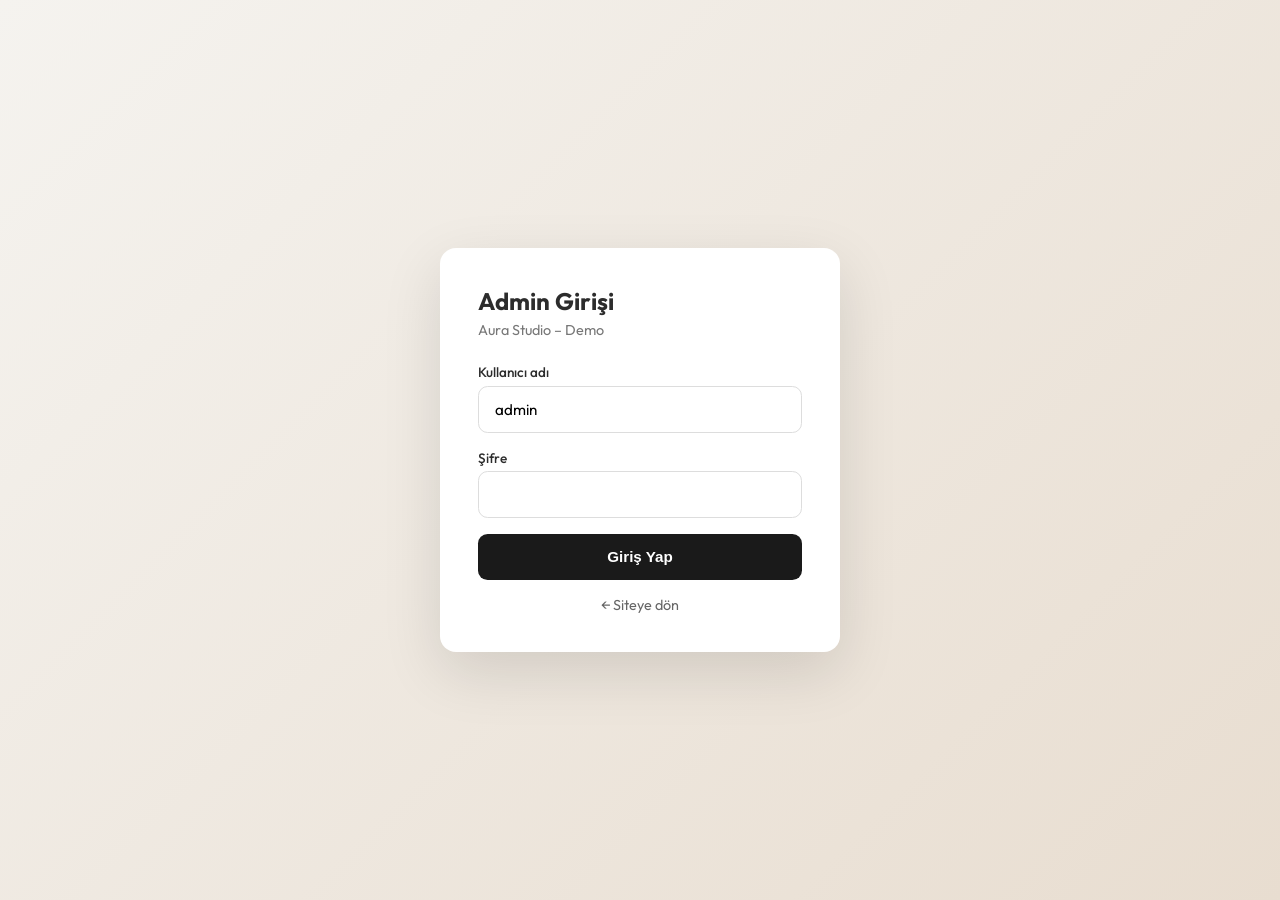
<file: admin/index.html>
<!DOCTYPE html>
<html lang="tr">
<head>
  <meta charset="UTF-8">
  <meta name="viewport" content="width=device-width, initial-scale=1.0">
  <title>Admin | Aura Studio</title>
  <link href="https://fonts.googleapis.com/css2?family=Outfit:wght@400;500;600&display=swap" rel="stylesheet">
  <link rel="stylesheet" href="../assets/css/admin.css">
</head>
<body>
  <div id="login-screen" class="login-screen">
    <div class="login-box">
      <h1>Admin Girişi</h1>
      <p class="sub">Aura Studio – Demo</p>
      <div id="login-error" class="error" hidden></div>
      <form id="login-form">
        <label>Kullanıcı adı</label>
        <input type="text" id="login-user" value="admin" required>
        <label>Şifre</label>
        <input type="password" id="login-pass" required>
        <button type="submit">Giriş Yap</button>
      </form>
      <a href="../index.html" class="back-link">← Siteye dön</a>
      </div>
  </div>

  <div id="dashboard" class="dashboard" hidden>
    <aside class="sidebar">
      <div class="sidebar-brand">AURA Admin</div>
      <nav class="sidebar-nav">
        <button data-tab="general" class="active">Genel</button>
        <button data-tab="colors">Renkler</button>
        <button data-tab="hero">Hero</button>
        <button data-tab="services">Hizmetler</button>
        <button data-tab="gallery">Galeri</button>
        <button data-tab="about">Hakkımızda</button>
        <button data-tab="testimonials">Yorumlar</button>
        <button data-tab="seo">SEO & Sosyal</button>
        <button data-tab="backup">Yedek / Dışa Aktar</button>
      </nav>
      <div class="sidebar-footer">
        <a href="../index.html" target="_blank">Siteyi Görüntüle</a>
        <button id="btn-logout">Çıkış</button>
      </div>
    </aside>

    <main class="main">
      <header class="main-header">
        <h2 id="tab-title">Genel Ayarlar</h2>
        <div class="header-actions">
          <button id="btn-reset" class="btn-outline">Varsayılana Sıfırla</button>
          <button id="btn-save" class="btn-primary">Kaydet</button>
        </div>
      </header>

      <div class="notice">
        Değişiklikler bu tarayıcıda localStorage’a kaydedilir ve hemen yansır. Diğer ziyaretçiler veya cihazlar için JSON export + dosya güncellemesi gerekir.
      </div>

      <!-- GENERAL -->
      <section class="tab-panel active" data-panel="general">
        <div class="form-grid">
          <div class="field"><label>Firma Adı</label><input type="text" data-path="business.name"></div>
          <div class="field"><label>Logo Metni</label><input type="text" data-path="business.logoText"></div>
          <div class="field full"><label>Slogan / Tagline</label><input type="text" data-path="business.tagline"></div>
          <div class="field"><label>Telefon</label><input type="text" data-path="business.phone"></div>
          <div class="field"><label>WhatsApp (90532...)</label><input type="text" data-path="business.whatsapp"></div>
          <div class="field"><label>E-posta</label><input type="email" data-path="business.email"></div>
          <div class="field full"><label>Adres</label><input type="text" data-path="business.address"></div>
          <div class="field full"><label>Çalışma Saatleri</label><input type="text" data-path="business.hours"></div>
          <div class="field full">
            <label>Logo Yükle (max 1.5 MB)</label>
            <input type="file" id="logo-upload" accept="image/*">
            <div id="logo-preview" class="img-preview"></div>
          </div>
        </div>
      </section>

      <!-- COLORS -->
      <section class="tab-panel" data-panel="colors">
        <div class="presets">
          <button type="button" data-preset="elegant">Elegant Gold</button>
          <button type="button" data-preset="rose">Rose Champagne</button>
          <button type="button" data-preset="ivory">Pure Ivory</button>
        </div>
        <div class="form-grid colors-grid">
          <div class="field"><label>Primary</label><input type="color" data-path="colors.primary"></div>
          <div class="field"><label>Primary Dark</label><input type="color" data-path="colors.primaryDark"></div>
          <div class="field"><label>Secondary</label><input type="color" data-path="colors.secondary"></div>
          <div class="field"><label>Accent</label><input type="color" data-path="colors.accent"></div>
          <div class="field"><label>Text</label><input type="color" data-path="colors.text"></div>
          <div class="field"><label>Text Light</label><input type="color" data-path="colors.textLight"></div>
          <div class="field"><label>Background</label><input type="color" data-path="colors.bg"></div>
          <div class="field"><label>Dark</label><input type="color" data-path="colors.dark"></div>
        </div>
        <div class="live-preview" id="color-preview">
          <div class="preview-card">
            <span class="preview-label">Önizleme</span>
            <h3>Başlık Örneği</h3>
            <p>Bu metin seçilen renklerle görünür.</p>
            <button class="preview-btn">Buton</button>
          </div>
        </div>
      </section>

      <!-- HERO -->
      <section class="tab-panel" data-panel="hero">
        <div class="form-grid">
          <div class="field full"><label>Başlık</label><input type="text" data-path="hero.title"></div>
          <div class="field full"><label>Alt Yazı</label><textarea data-path="hero.subtitle" rows="3"></textarea></div>
          <div class="field"><label>Buton Metni</label><input type="text" data-path="hero.ctaText"></div>
          <div class="field"><label>Buton Linki</label><input type="text" data-path="hero.ctaLink"></div>
          <div class="field full">
            <label>Hero Görseli (URL veya yükle)</label>
            <input type="text" data-path="hero.image" placeholder="https://...">
            <input type="file" id="hero-upload" accept="image/*" style="margin-top:.5rem">
          </div>
        </div>
      </section>

      <!-- SERVICES -->
      <section class="tab-panel" data-panel="services">
        <div id="services-list"></div>
        <button type="button" id="add-service" class="btn-outline">+ Hizmet Ekle</button>
      </section>

      <!-- GALLERY -->
      <section class="tab-panel" data-panel="gallery">
        <div id="gallery-list"></div>
        <div class="field" style="margin-top:1rem">
          <label>Yeni görsel ekle (URL)</label>
          <div style="display:flex;gap:.5rem">
            <input type="text" id="new-gallery-url" placeholder="https://...">
            <button type="button" id="add-gallery" class="btn-primary">Ekle</button>
          </div>
          <input type="file" id="gallery-upload" accept="image/*" style="margin-top:.5rem">
        </div>
      </section>

      <!-- ABOUT -->
      <section class="tab-panel" data-panel="about">
        <div class="form-grid">
          <div class="field full"><label>Başlık</label><input type="text" data-path="about.title"></div>
          <div class="field full"><label>Metin</label><textarea data-path="about.text" rows="4"></textarea></div>
          <div class="field full"><label>Özellikler (her satır bir madde)</label><textarea id="about-features-text" rows="4"></textarea></div>
          <div class="field full"><label>Görsel URL</label><input type="text" data-path="about.image"></div>
        </div>
      </section>

      <!-- TESTIMONIALS -->
      <section class="tab-panel" data-panel="testimonials">
        <div id="testi-list"></div>
        <button type="button" id="add-testi" class="btn-outline">+ Yorum Ekle</button>
      </section>

      <!-- SEO -->
      <section class="tab-panel" data-panel="seo">
        <div class="form-grid">
          <div class="field full"><label>SEO Başlık</label><input type="text" data-path="seo.title"></div>
          <div class="field full"><label>SEO Açıklama</label><textarea data-path="seo.description" rows="2"></textarea></div>
          <div class="field"><label>Instagram URL</label><input type="text" data-path="business.social.instagram"></div>
          <div class="field"><label>Facebook URL</label><input type="text" data-path="business.social.facebook"></div>
          <div class="field"><label>TikTok URL</label><input type="text" data-path="business.social.tiktok"></div>
        </div>
      </section>

      <!-- BACKUP -->
      <section class="tab-panel" data-panel="backup">
        <p>Yapılandırmayı JSON olarak indir. Bu dosyayı başka bir cihazda import ederek aynı ayarları yükleyebilirsin.</p>
        <div style="display:flex;gap:1rem;margin:1.5rem 0;flex-wrap:wrap">
          <button type="button" id="btn-export" class="btn-primary">JSON Dışa Aktar</button>
          <label class="btn-outline" style="cursor:pointer">
            JSON İçe Aktar
            <input type="file" id="import-file" accept=".json" hidden>
          </label>
        </div>
        <div class="notice">
          <strong>Yayınlama notu:</strong> localStorage sadece bu tarayıcıda çalışır. Canlı site için JSON’u indirip geliştiriciye vererek defaults.js dosyasını güncellemesini isteyin veya sunucuya statik dosya olarak deploy edin.
        </div>
      </section>

      <div id="save-toast" class="toast" hidden>Kaydedildi</div>
    </main>
  </div>

  <script src="../assets/js/defaults.js"></script>
  <script src="../assets/js/storage.js"></script>
  <script src="../assets/js/admin.js"></script>
</body>
</html>
</file>
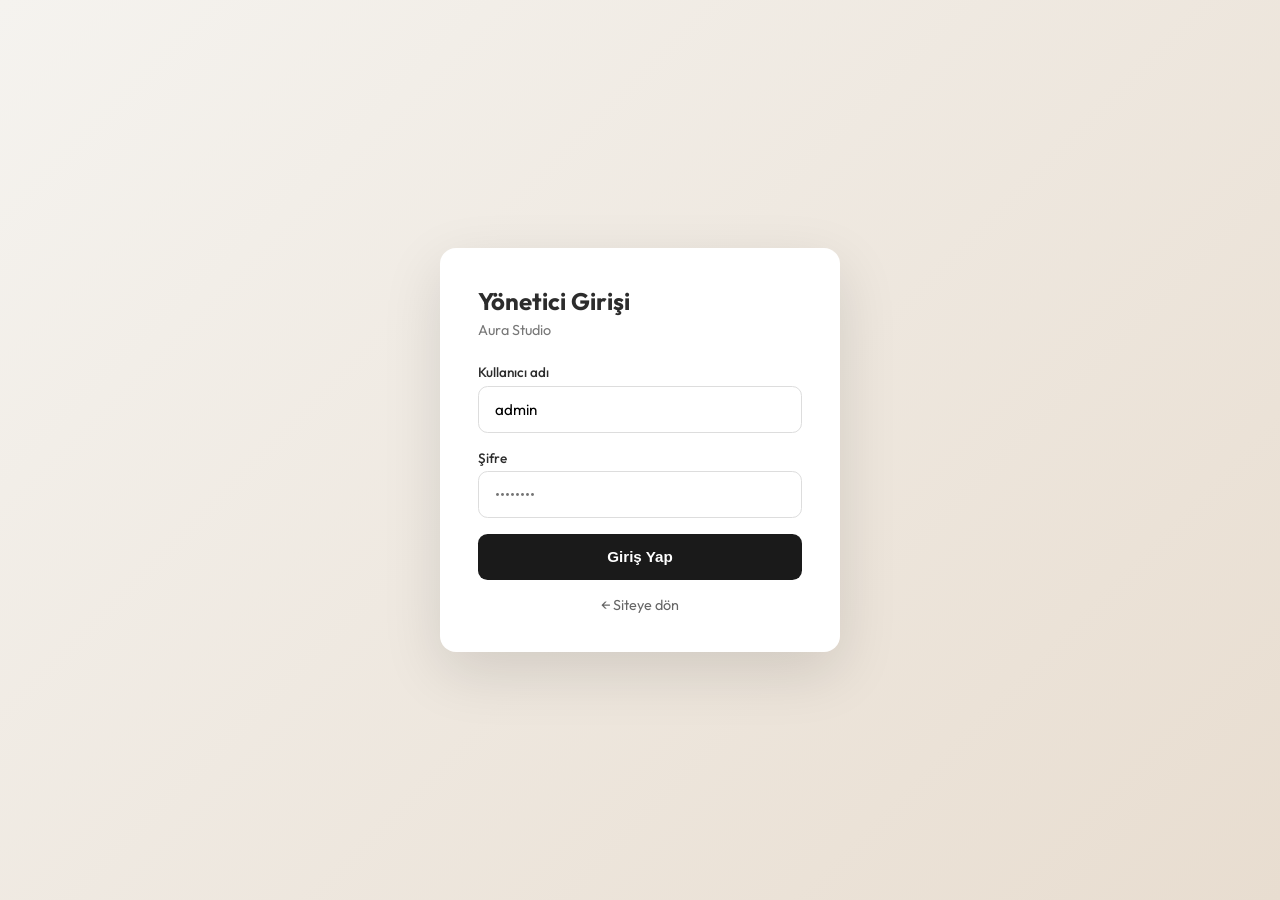
<file: admin.html>
<!DOCTYPE html>
<html lang="tr">
<head>
  <meta charset="UTF-8">
  <meta name="viewport" content="width=device-width, initial-scale=1.0">
  <title>Admin | Aura Studio</title>
  <link href="https://fonts.googleapis.com/css2?family=Outfit:wght@400;500;600;700&display=swap" rel="stylesheet">
  <link rel="stylesheet" href="assets/css/admin.css">
</head>
<body>
  <div id="login-screen" class="login-screen">
    <div class="login-box">
      <h1>Yönetici Girişi</h1>
      <p class="sub">Aura Studio</p>
      <div id="login-error" class="error" hidden></div>
      <form id="login-form">
        <label>Kullanıcı adı</label>
        <input type="text" id="login-user" value="admin" required>
        <label>Şifre</label>
        <input type="password" id="login-pass" placeholder="••••••••" required>
        <button type="submit">Giriş Yap</button>
      </form>
      <a href="index.html" class="back-link">← Siteye dön</a>
    </div>
  </div>

  <div id="dashboard" class="dashboard" hidden>
    <aside class="sidebar">
      <div class="sidebar-brand">AURA Admin</div>
      <nav class="sidebar-nav">
        <button data-tab="general" class="active">Genel</button>
        <button data-tab="colors">Renkler</button>
        <button data-tab="hero">Hero</button>
        <button data-tab="services">Hizmetler</button>
        <button data-tab="gallery">Galeri</button>
        <button data-tab="about">Hakkımızda</button>
        <button data-tab="testimonials">Yorumlar</button>
        <button data-tab="seo">SEO & Sosyal</button>
        <button data-tab="backup">Yedek</button>
      </nav>
      <div class="sidebar-footer">
        <a href="index.html" target="_blank">↗ Siteyi Görüntüle</a>
        <button id="btn-logout">Çıkış Yap</button>
      </div>
    </aside>

    <main class="main">
      <header class="main-header">
        <div>
          <h2 id="tab-title">Genel Ayarlar</h2>
          <p class="subtitle">Her değişiklik otomatik kaydedilir</p>
        </div>
        <div class="header-actions">
          <button id="btn-reset" class="btn-outline">Sıfırla</button>
          <button id="btn-save" class="btn-primary">Kaydet</button>
        </div>
      </header>

      <div class="notice">
        <strong>ℹ Bilgi:</strong> Değişiklikler bu tarayıcının localStorage'ına yazılır ve aynı tarayıcıda siteyi yenilediğinde yansır. Başka ziyaretçiler için "Yedek" sekmesinden JSON indirip <code>defaults.js</code> dosyasını güncellemen gerekir.
      </div>

      <section class="tab-panel active" data-panel="general">
        <div class="section-intro">
          <strong>Firma & İletişim Bilgileri</strong>
          Bu alandaki bilgiler sitenin navbar, footer ve iletişim bölümünde görünür. Logo metni boşsa firma adı kullanılır.
        </div>
        <div class="form-grid">
          <div class="field"><label>Firma Adı</label><input type="text" data-path="business.name"><small class="field-help">Footer telif hakkı ve SEO başlığında kullanılır.</small></div>
          <div class="field"><label>Logo Metni</label><input type="text" data-path="business.logoText"><small class="field-help">Navbar'da görünen marka yazısı.</small></div>
          <div class="field full"><label>Slogan</label><input type="text" data-path="business.tagline"></div>
          <div class="field"><label>Telefon</label><input type="text" data-path="business.phone"></div>
          <div class="field"><label>WhatsApp (905XX…)</label><input type="text" data-path="business.whatsapp"></div>
          <div class="field"><label>E-posta</label><input type="email" data-path="business.email"></div>
          <div class="field"><label>Çalışma Saatleri</label><input type="text" data-path="business.hours"></div>
          <div class="field full"><label>Adres</label><input type="text" data-path="business.address"></div>
          <div class="field full">
            <label>Logo Görseli (opsiyonel)</label>
            <input type="file" id="logo-upload" accept="image/*">
            <small class="field-help">Yüklersen navbar'da metin yerine bu görsel görünür.</small>
            <div id="logo-preview" class="img-preview"></div>
          </div>
        </div>
      </section>

      <section class="tab-panel" data-panel="colors">
        <div class="section-intro">
          <strong>Tema Presetleri</strong>
          Tek tıkla tüm sitenin renk paletini değiştirir. Navbar, footer, sidebar, buton ve metin renkleri otomatik uyum sağlar.
        </div>

        <div class="theme-presets">
          <button type="button" class="theme-card" data-preset="elegant">
            <div class="theme-swatches">
              <span style="background:#C9A87C"></span>
              <span style="background:#FDFBF8"></span>
              <span style="background:#1A1A1A"></span>
            </div>
            <strong>Elegant Gold</strong>
            <small>Krem · Şampanya · Altın</small>
          </button>
          <button type="button" class="theme-card" data-preset="rose">
            <div class="theme-swatches">
              <span style="background:#D4A5A5"></span>
              <span style="background:#FDF8F8"></span>
              <span style="background:#2A1F1F"></span>
            </div>
            <strong>Rose Champagne</strong>
            <small>Pudra · Gül · Şeftali</small>
          </button>
          <button type="button" class="theme-card" data-preset="modern">
            <div class="theme-swatches">
              <span style="background:#E84A7F"></span>
              <span style="background:#241528"></span>
              <span style="background:#0D080E"></span>
            </div>
            <strong>Modern Dark</strong>
            <small>Pembe · Erik · Gece</small>
          </button>
          <button type="button" class="theme-card" data-preset="clinic">
            <div class="theme-swatches">
              <span style="background:#2A9D8F"></span>
              <span style="background:#F7FBFA"></span>
              <span style="background:#0F1F1C"></span>
            </div>
            <strong>Clinic Sage</strong>
            <small>Adaçayı · Teal · Klinik</small>
          </button>
        </div>

        <div class="colors-section-title">Marka & Vurgu</div>
        <div class="form-grid colors-grid">
          <div class="field"><label>Primary (ana vurgu)</label><input type="color" data-path="colors.primary"></div>
          <div class="field"><label>Primary Dark (hover)</label><input type="color" data-path="colors.primaryDark"></div>
          <div class="field"><label>Accent (kenarlık)</label><input type="color" data-path="colors.accent"></div>
        </div>

        <div class="colors-section-title">Arka Planlar</div>
        <div class="form-grid colors-grid">
          <div class="field"><label>Sayfa Arka Planı</label><input type="color" data-path="colors.bg"></div>
          <div class="field"><label>Kart / Panel</label><input type="color" data-path="colors.card"></div>
          <div class="field"><label>Secondary (ara bölüm)</label><input type="color" data-path="colors.secondary"></div>
          <div class="field"><label>Dark (başlık/footer)</label><input type="color" data-path="colors.dark"></div>
        </div>

        <div class="colors-section-title">Metin</div>
        <div class="form-grid colors-grid">
          <div class="field"><label>Ana Metin</label><input type="color" data-path="colors.text"></div>
          <div class="field"><label>Soluk Metin</label><input type="color" data-path="colors.textLight"></div>
        </div>

        <div class="colors-section-title">Navbar & Footer (opsiyonel override)</div>
        <div class="form-grid colors-grid">
          <div class="field"><label>Navbar Arka Planı</label><input type="text" data-path="colors.navbarBg" placeholder="rgba(...) veya #hex"></div>
          <div class="field"><label>Footer Arka Planı</label><input type="color" data-path="colors.footerBg"></div>
          <div class="field"><label>Footer Vurgu</label><input type="color" data-path="colors.footerText"></div>
        </div>

        <div class="live-preview">
          <div class="preview-card">
            <span class="preview-label">Canlı Önizleme</span>
            <h3>Başlık Örneği</h3>
            <p>Bu metin seçilen renklerle görünür.</p>
            <button class="preview-btn">Buton</button>
          </div>
        </div>
      </section>

      <section class="tab-panel" data-panel="hero">
        <div class="section-intro"><strong>Hero (Anasayfa Üst Bölümü)</strong>Sitenin ilk gördüğü alandır. Görsel URL'sini değiştir veya dosya yükle.</div>
        <div class="form-grid">
          <div class="field full"><label>Başlık</label><input type="text" data-path="hero.title"></div>
          <div class="field full"><label>Alt Yazı</label><textarea data-path="hero.subtitle" rows="3"></textarea></div>
          <div class="field"><label>Buton Metni</label><input type="text" data-path="hero.ctaText"></div>
          <div class="field"><label>Buton Linki</label><input type="text" data-path="hero.ctaLink"></div>
          <div class="field full">
            <label>Hero Görseli (URL)</label>
            <input type="text" data-path="hero.image" placeholder="https://...">
            <input type="file" id="hero-upload" accept="image/*" style="margin-top:.5rem">
            <small class="field-help">Önerilen: en az 1600x1000, yatay fotoğraf.</small>
          </div>
        </div>
      </section>

      <section class="tab-panel" data-panel="services">
        <div class="section-intro"><strong>Hizmetler</strong>Her hizmet kart olarak sitede görünür. "Görünür" işaretini kaldırırsan sitede saklanır.</div>
        <div id="services-list"></div>
        <button type="button" id="add-service" class="btn-outline">+ Yeni Hizmet Ekle</button>
      </section>

      <section class="tab-panel" data-panel="gallery">
        <div class="section-intro"><strong>Galeri</strong>Sıralama önemlidir — ilk görsel büyük olarak gösterilir.</div>
        <div id="gallery-list"></div>
        <div class="field" style="margin-top:1.2rem">
          <label>Yeni Görsel URL</label>
          <div style="display:flex;gap:.5rem">
            <input type="text" id="new-gallery-url" placeholder="https://...">
            <button type="button" id="add-gallery" class="btn-primary">Ekle</button>
          </div>
          <label style="margin-top:.8rem">veya dosya yükle</label>
          <input type="file" id="gallery-upload" accept="image/*">
        </div>
      </section>

      <section class="tab-panel" data-panel="about">
        <div class="section-intro"><strong>Hakkımızda</strong>Özellikler listesi her satıra bir madde olacak şekilde girilir.</div>
        <div class="form-grid">
          <div class="field full"><label>Başlık</label><input type="text" data-path="about.title"></div>
          <div class="field full"><label>Açıklama</label><textarea data-path="about.text" rows="5"></textarea></div>
          <div class="field full"><label>Özellikler (her satır bir madde)</label><textarea id="about-features-text" rows="5"></textarea></div>
          <div class="field full"><label>Görsel URL</label><input type="text" data-path="about.image"></div>
        </div>
      </section>

      <section class="tab-panel" data-panel="testimonials">
        <div class="section-intro"><strong>Yorumlar</strong>Ziyaretçi yorumları "onay bekliyor" durumunda gelir. "Onaylı" kutusunu işaretlersen sitede görünür.</div>
        <div id="testi-list"></div>
        <button type="button" id="add-testi" class="btn-outline">+ Yeni Yorum Ekle</button>
      </section>

      <section class="tab-panel" data-panel="seo">
        <div class="section-intro"><strong>SEO & Sosyal Medya</strong>Arama motoru sonuçlarında ve paylaşımlarda görünen bilgiler.</div>
        <div class="form-grid">
          <div class="field full"><label>Sayfa Başlığı</label><input type="text" data-path="seo.title"></div>
          <div class="field full"><label>Meta Açıklama</label><textarea data-path="seo.description" rows="2"></textarea></div>
          <div class="field"><label>Instagram URL</label><input type="text" data-path="business.social.instagram"></div>
          <div class="field"><label>Facebook URL</label><input type="text" data-path="business.social.facebook"></div>
          <div class="field"><label>TikTok URL</label><input type="text" data-path="business.social.tiktok"></div>
        </div>
      </section>

      <section class="tab-panel" data-panel="backup">
        <div class="section-intro"><strong>Yedekle & İçe Aktar</strong>JSON dosyası tüm ayarları içerir.</div>
        <div style="display:flex;gap:1rem;margin:1.5rem 0;flex-wrap:wrap">
          <button type="button" id="btn-export" class="btn-primary">⬇ JSON İndir</button>
          <label class="btn-outline" style="cursor:pointer">
            ⬆ JSON Yükle
            <input type="file" id="import-file" accept=".json" hidden>
          </label>
        </div>
        <div class="notice">
          <strong>Yayınlama notu:</strong> localStorage sadece bu tarayıcıda çalışır. Canlı site için JSON'u indirip <code>defaults.js</code>'i güncelleyerek sunucuya yeniden deploy etmen gerekir.
        </div>
      </section>

      <div id="save-toast" class="toast" hidden>Kaydedildi</div>
    </main>
  </div>

  <script src="assets/js/defaults.js"></script>
  <script src="assets/js/storage.js"></script>
  <script src="assets/js/admin.js"></script>
</body>
</html>
</file>
<file: assets/css/admin.css>
[hidden] { display: none !important; }
* { box-sizing: border-box; margin: 0; padding: 0; }
body { font-family: 'Outfit', system-ui, sans-serif; background: #f5f3ef; color: #2c2c2c; min-height: 100vh; }

.login-screen { min-height: 100vh; display: flex; align-items: center; justify-content: center; padding: 1.5rem; background: linear-gradient(135deg, #f5f3ef, #e8ddd0); }
.login-box { background: #fff; border-radius: 1rem; padding: 2.4rem; width: 100%; max-width: 400px; box-shadow: 0 20px 60px rgba(0,0,0,.12); }
.login-box h1 { font-size: 1.5rem; margin-bottom: .3rem; }
.sub { color: #777; font-size: .9rem; margin-bottom: 1.5rem; }
.login-box label { display: block; font-size: .85rem; font-weight: 500; margin-bottom: .3rem; }
.login-box input { width: 100%; padding: .8rem 1rem; border: 1px solid #ddd; border-radius: .6rem; margin-bottom: 1rem; font-family: inherit; font-size: .95rem; }
.login-box button { width: 100%; padding: .9rem; background: #1a1a1a; color: #fff; border: none; border-radius: .6rem; font-weight: 600; cursor: pointer; font-size: .95rem; }
.login-box button:hover { background: #333; }
.error { background: #fee2e2; color: #991b1b; padding: .7rem; border-radius: .5rem; margin-bottom: 1rem; font-size: .9rem; }
.back-link { display: block; text-align: center; margin-top: 1rem; color: #666; font-size: .9rem; text-decoration: none; }
.back-link:hover { color: #000; }

.dashboard { display: none; min-height: 100vh; }
.dashboard.is-open { display: flex; }
.sidebar { width: 260px; background: #141414; color: #eee; display: flex; flex-direction: column; flex-shrink: 0; }
.sidebar-brand { padding: 1.5rem 1.4rem; font-weight: 700; letter-spacing: .15em; font-size: .95rem; border-bottom: 1px solid #2a2a2a; }
.sidebar-nav { flex: 1; padding: 1rem 0; overflow-y: auto; }
.sidebar-nav button { display: flex; align-items: center; gap: .6rem; width: 100%; text-align: left; padding: .75rem 1.4rem; background: none; border: none; color: #999; font-family: inherit; font-size: .92rem; cursor: pointer; transition: all .2s; }
.sidebar-nav button::before { content: "›"; font-size: 1.1rem; opacity: .5; }
.sidebar-nav button:hover { background: #1f1f1f; color: #fff; }
.sidebar-nav button.active { background: #262626; color: #E8C57A; }
.sidebar-nav button.active::before { opacity: 1; color: #E8C57A; }
.sidebar-footer { padding: 1rem 1.4rem; border-top: 1px solid #2a2a2a; }
.sidebar-footer a { color: #E8C57A; font-size: .85rem; text-decoration: none; display: block; margin-bottom: .7rem; }
.sidebar-footer button { background: none; border: 1px solid #444; color: #ccc; padding: .5rem .9rem; border-radius: .4rem; cursor: pointer; font-size: .85rem; width: 100%; }
.sidebar-footer button:hover { border-color: #dc2626; color: #fca5a5; }

.main { flex: 1; padding: 1.8rem 2.2rem; overflow-y: auto; }
.main-header { display: flex; justify-content: space-between; align-items: center; margin-bottom: 1.5rem; flex-wrap: wrap; gap: .8rem; padding-bottom: 1.2rem; border-bottom: 1px solid #e5e0d8; }
.main-header h2 { font-size: 1.5rem; font-weight: 600; }
.main-header .subtitle { font-size: .88rem; color: #888; margin-top: .2rem; }
.header-actions { display: flex; gap: .6rem; }
.btn-primary, .btn-outline { padding: .65rem 1.3rem; border-radius: .5rem; font-weight: 500; font-size: .9rem; cursor: pointer; border: none; font-family: inherit; transition: all .2s; }
.btn-primary { background: #141414; color: #fff; }
.btn-primary:hover { background: #333; }
.btn-outline { background: #fff; border: 1px solid #d5cec1; color: #444; }
.btn-outline:hover { border-color: #999; }

.notice { background: #fef9e7; border: 1px solid #f0c040; color: #7a5c00; padding: .9rem 1.1rem; border-radius: .6rem; font-size: .88rem; margin-bottom: 1.5rem; line-height: 1.5; }
.notice strong { color: #5a4400; }

.tab-panel { display: none; }
.tab-panel.active { display: block; animation: fadeIn .3s ease; }
@keyframes fadeIn { from { opacity: 0; transform: translateY(4px); } to { opacity: 1; transform: none; } }

.section-intro { background: #f9f7f3; border-left: 3px solid #E8C57A; padding: 1rem 1.2rem; border-radius: .4rem; margin-bottom: 1.5rem; font-size: .88rem; color: #555; line-height: 1.6; }
.section-intro strong { color: #1a1a1a; display: block; margin-bottom: .3rem; font-size: .95rem; }

.form-grid { display: grid; grid-template-columns: 1fr 1fr; gap: 1.2rem; }
.field.full { grid-column: 1 / -1; }
.field label { display: block; font-size: .84rem; font-weight: 500; margin-bottom: .35rem; color: #333; }
.field-help { display: block; font-size: .75rem; color: #888; margin-top: .35rem; line-height: 1.4; }
.field input[type="text"], .field input[type="email"], .field input[type="color"], .field input[type="number"], .field textarea, .field select { width: 100%; padding: .7rem .9rem; border: 1px solid #ddd; border-radius: .5rem; font-family: inherit; font-size: .92rem; background: #fff; transition: border-color .2s; }
.field input:focus, .field textarea:focus, .field select:focus { outline: none; border-color: #141414; }
.field input[type="color"] { height: 46px; padding: .25rem; cursor: pointer; }
.colors-grid { grid-template-columns: repeat(auto-fit, minmax(160px, 1fr)); }

.img-preview { margin-top: .5rem; }
.img-preview img { max-height: 80px; max-width: 180px; object-fit: contain; border-radius: .4rem; border: 1px solid #eee; background: #fff; }
.gallery-thumb { width: 80px; height: 60px; object-fit: cover; border-radius: .4rem; flex-shrink: 0; background: #eee; }

.live-preview { margin-top: 1.5rem; }
.preview-card { background: var(--preview-bg, #FDFBF8); border: 1px solid #e5e0d8; border-radius: 1rem; padding: 1.5rem; max-width: 340px; }
.preview-card h3 { color: var(--preview-text, #2c2c2c); margin: .5rem 0; font-family: inherit; }
.preview-card p { color: var(--preview-text-light, #6b6b6b); font-size: .9rem; }
.preview-btn { margin-top: .8rem; padding: .5rem 1.2rem; background: var(--preview-primary, #C9A87C); border: none; border-radius: 999px; color: #1a1a1a; font-weight: 500; cursor: default; font-family: inherit; }
.preview-label { font-size: .72rem; text-transform: uppercase; letter-spacing: .12em; color: #999; font-weight: 600; }

/* ---- Theme preset cards ---- */
.theme-presets { display: grid; grid-template-columns: repeat(auto-fit, minmax(180px, 1fr)); gap: 1rem; margin-bottom: 2rem; }
.theme-card { background: #fff; border: 2px solid #e5e0d8; border-radius: .8rem; padding: 1rem; cursor: pointer; transition: all .25s; text-align: left; font-family: inherit; }
.theme-card:hover { border-color: #141414; transform: translateY(-2px); box-shadow: 0 8px 20px rgba(0,0,0,.08); }
.theme-card.active { border-color: #141414; box-shadow: 0 0 0 3px rgba(20,20,20,.1); }
.theme-swatches { display: flex; gap: .35rem; margin-bottom: .8rem; height: 40px; }
.theme-swatches span { flex: 1; border-radius: .35rem; border: 1px solid rgba(0,0,0,.06); }
.theme-card strong { display: block; font-size: .92rem; color: #1a1a1a; margin-bottom: .2rem; }
.theme-card small { color: #888; font-size: .78rem; }

.colors-section-title { font-size: .78rem; text-transform: uppercase; letter-spacing: .12em; color: #666; margin: 1.5rem 0 .8rem; padding-bottom: .4rem; border-bottom: 1px solid #e5e0d8; font-weight: 600; }
.colors-section-title:first-of-type { margin-top: 0; }

.service-item, .gallery-item-admin, .testi-item { background: #fff; border: 1px solid #e5e0d8; border-radius: .7rem; padding: 1rem; margin-bottom: .8rem; }
.service-item .row, .testi-item .row { display: grid; grid-template-columns: 1fr 1fr; gap: .7rem; }
.service-item .row .field.full, .testi-item .row .field.full { grid-column: 1 / -1; }
.service-item .actions, .gallery-item-admin .actions, .testi-item .actions { margin-top: .7rem; display: flex; gap: .5rem; align-items: center; flex-wrap: wrap; padding-top: .7rem; border-top: 1px dashed #eee; }
.service-item button, .gallery-item-admin button, .testi-item button { padding: .4rem .8rem; font-size: .82rem; border-radius: .4rem; border: 1px solid #ddd; background: #fff; cursor: pointer; font-family: inherit; }
.service-item button.danger, .gallery-item-admin button.danger, .testi-item button.danger { color: #b91c1c; border-color: #fecaca; }
.service-item button.danger:hover, .gallery-item-admin button.danger:hover, .testi-item button.danger:hover { background: #fee2e2; }
.gallery-item-admin { display: flex; align-items: center; gap: .7rem; }
.gallery-item-admin input { flex: 1; padding: .5rem .7rem; border: 1px solid #ddd; border-radius: .4rem; font-family: inherit; }
.gallery-item-admin .actions { margin-top: 0; padding-top: 0; border-top: none; }

.toast { position: fixed; bottom: 1.5rem; right: 1.5rem; background: #166534; color: #fff; padding: .9rem 1.5rem; border-radius: .6rem; font-weight: 500; z-index: 100; box-shadow: 0 8px 24px rgba(0,0,0,.2); }

@media (max-width: 900px) {
  .dashboard { flex-direction: column; }
  .sidebar { width: 100%; }
  .sidebar-nav { display: flex; overflow-x: auto; padding: .5rem 0; }
  .sidebar-nav button { white-space: nowrap; padding: .6rem 1rem; }
  .sidebar-nav button::before { display: none; }
  .form-grid { grid-template-columns: 1fr; }
  .main { padding: 1rem; }
  .main-header h2 { font-size: 1.2rem; }
}
</file>
